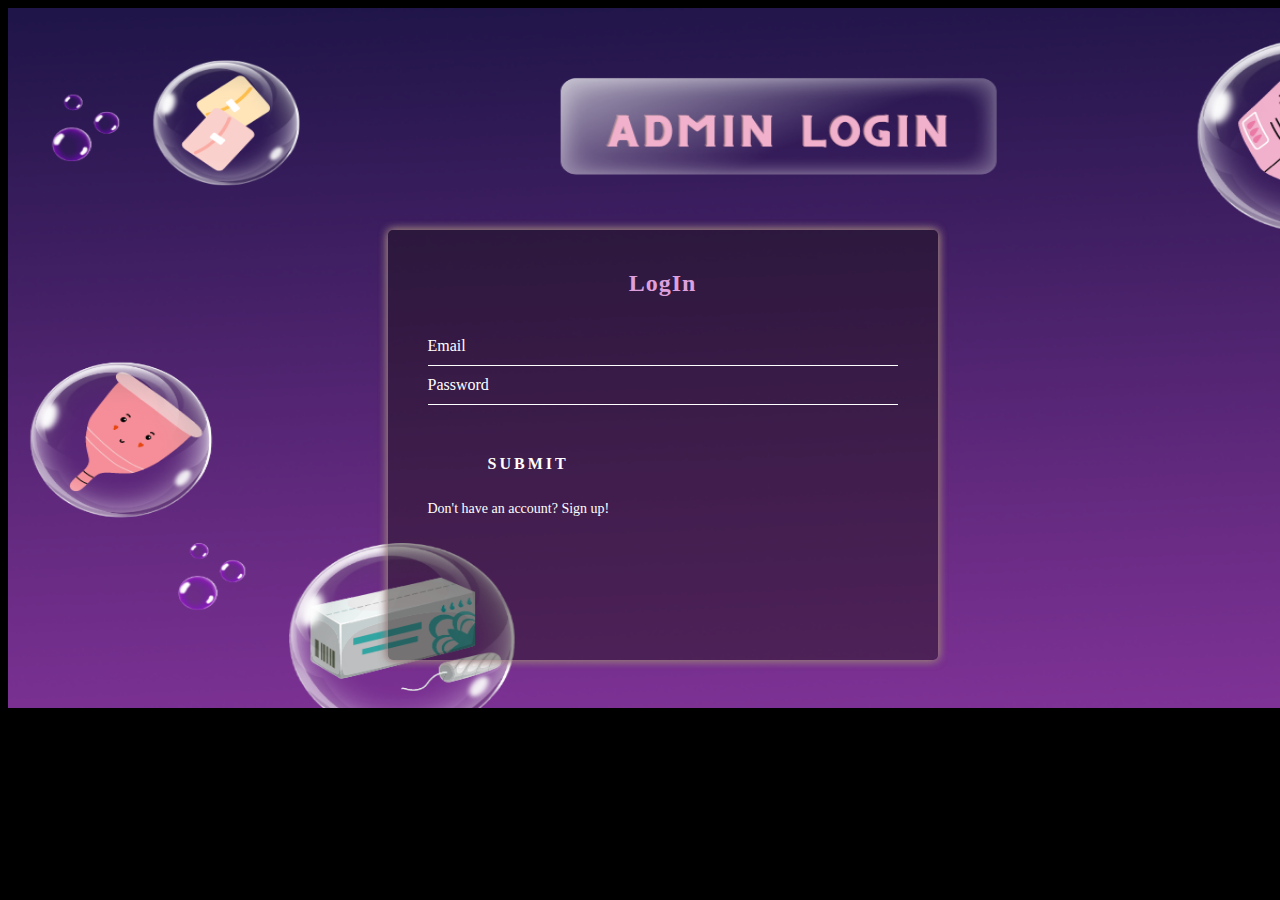
<file: img/admin.html>
<!DOCTYPE html>
<html lang="en">
<head>
    <meta charset="UTF-8">
    <meta http-equiv="X-UA-Compatible" content="IE=edge">
    <meta name="viewport" content="width=device-width, initial-scale=1.0">
    <title>Document</title>
    <body>
      <img style="width:1460px" height="700px" src="x2.png">
	<div class="login-box">
  </div>
  <div class="login-box">
    <p>LogIn</p>
    <form>
      <div class="user-box">
        <input required="" name="" type="text">
        <label>Email</label>
      </div>
      <div class="user-box">
        <input required="" name="" type="password">
        <label>Password</label>
      </div>
      <a href="#">
        <span></span>
        <span></span>
        <span></span>
        <span></span>
       <a href="http://127.0.0.1:5500/img/admin1.html" target="_blank">Submit</a> 
      </a> 
    </form>
    <p>Don't have an account? <a href="" class="sign">Sign up!</a></p>
  </div>
        <style>
          * {
	box-sizing: border-box;
}
body {
	font-family: poppins;
	font-size: 16px;
	color: #fff;
    
}
.login-box {
	background-color:rgba(26, 18, 18, 0.247);
	margin: auto auto;
	padding: 40px;
	border-radius: 5px;
	box-shadow: 0 0 10px #967b7b;
	position: absolute;
  margin-top:130px ;
	top:100px;
	bottom: 0;
	left:45px;
	right: 0;
	width: 550px;
	height: 430px;
}


.login-box p:first-child {
  margin: 0 0 30px;
  padding: 0;
  color:plum;
  text-align: center;
  font-size: 1.5rem;
  font-weight: bold;
  letter-spacing: 1px;
}

.login-box .user-box {
  position: relative;
}

.login-box .user-box input {
  width: 100%;
  padding: 10px 0;
  font-size: 16px;
  color:#fff
  margin-bottom: 30px;
  border: none;
  border-bottom: 1px solid #fff;
  outline: none;
  background: transparent;
}

.login-box .user-box label {
  position: absolute;
  top: 0;
  left: 0;
  padding: 10px 0;
  font-size: 16px;
  color: #fff
  pointer-events: none;
  transition: .5s;
}

.login-box .user-box input:focus ~ label,
.login-box .user-box input:valid ~ label {
  top: -20px;
  left: 0;
  color:#fff;
  font-size: 12px;
}

.login-box form a {
  position: relative;
  display: inline-block;
  padding: 10px 20px;
  font-weight: bold;
  color: #fff;
  font-size: 16px;
  text-decoration: none;
  text-transform: uppercase;
  overflow: hidden;
  transition: .5s;
  margin-top: 40px;
  letter-spacing: 3px
}

.login-box a:hover {
  background:#9152aa;
  color: #272727;
  border-radius: 5px;
}

.login-box a span {
  position: absolute;
  display: block;
}


.login-box p:last-child {
  color:#fff;
  font-size: 14px;
}

.login-box a.sign{
  color:#fff;
  text-decoration: none;
}

.login-box a.sign:hover {
  background: transparent;
  color: rgb(255, 0, 234);
  border-radius: 5px;
}
body{
  background-color: black;
}
        </style>
  
    
</body>
</head>
</html>
</file>
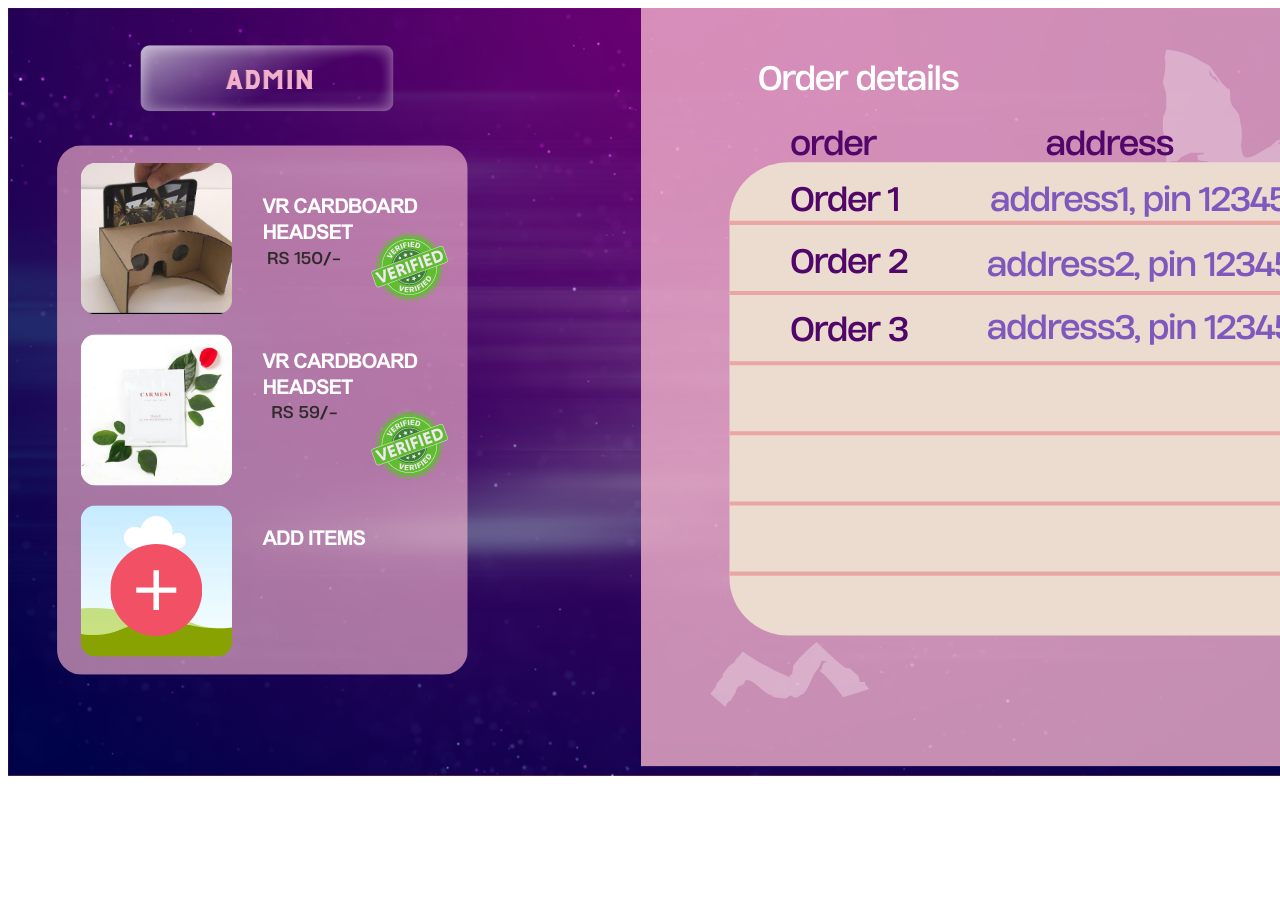
<file: img/admin1.html>
<!DOCTYPE html>
<html lang="en">
<head>
    <meta charset="UTF-8">
    <meta http-equiv="X-UA-Compatible" content="IE=edge">
    <meta name="viewport" content="width=device-width, initial-scale=1.0">
    <title>Document</title>
</head>
   <img src="x3.png">
</body>
</html>
</file>
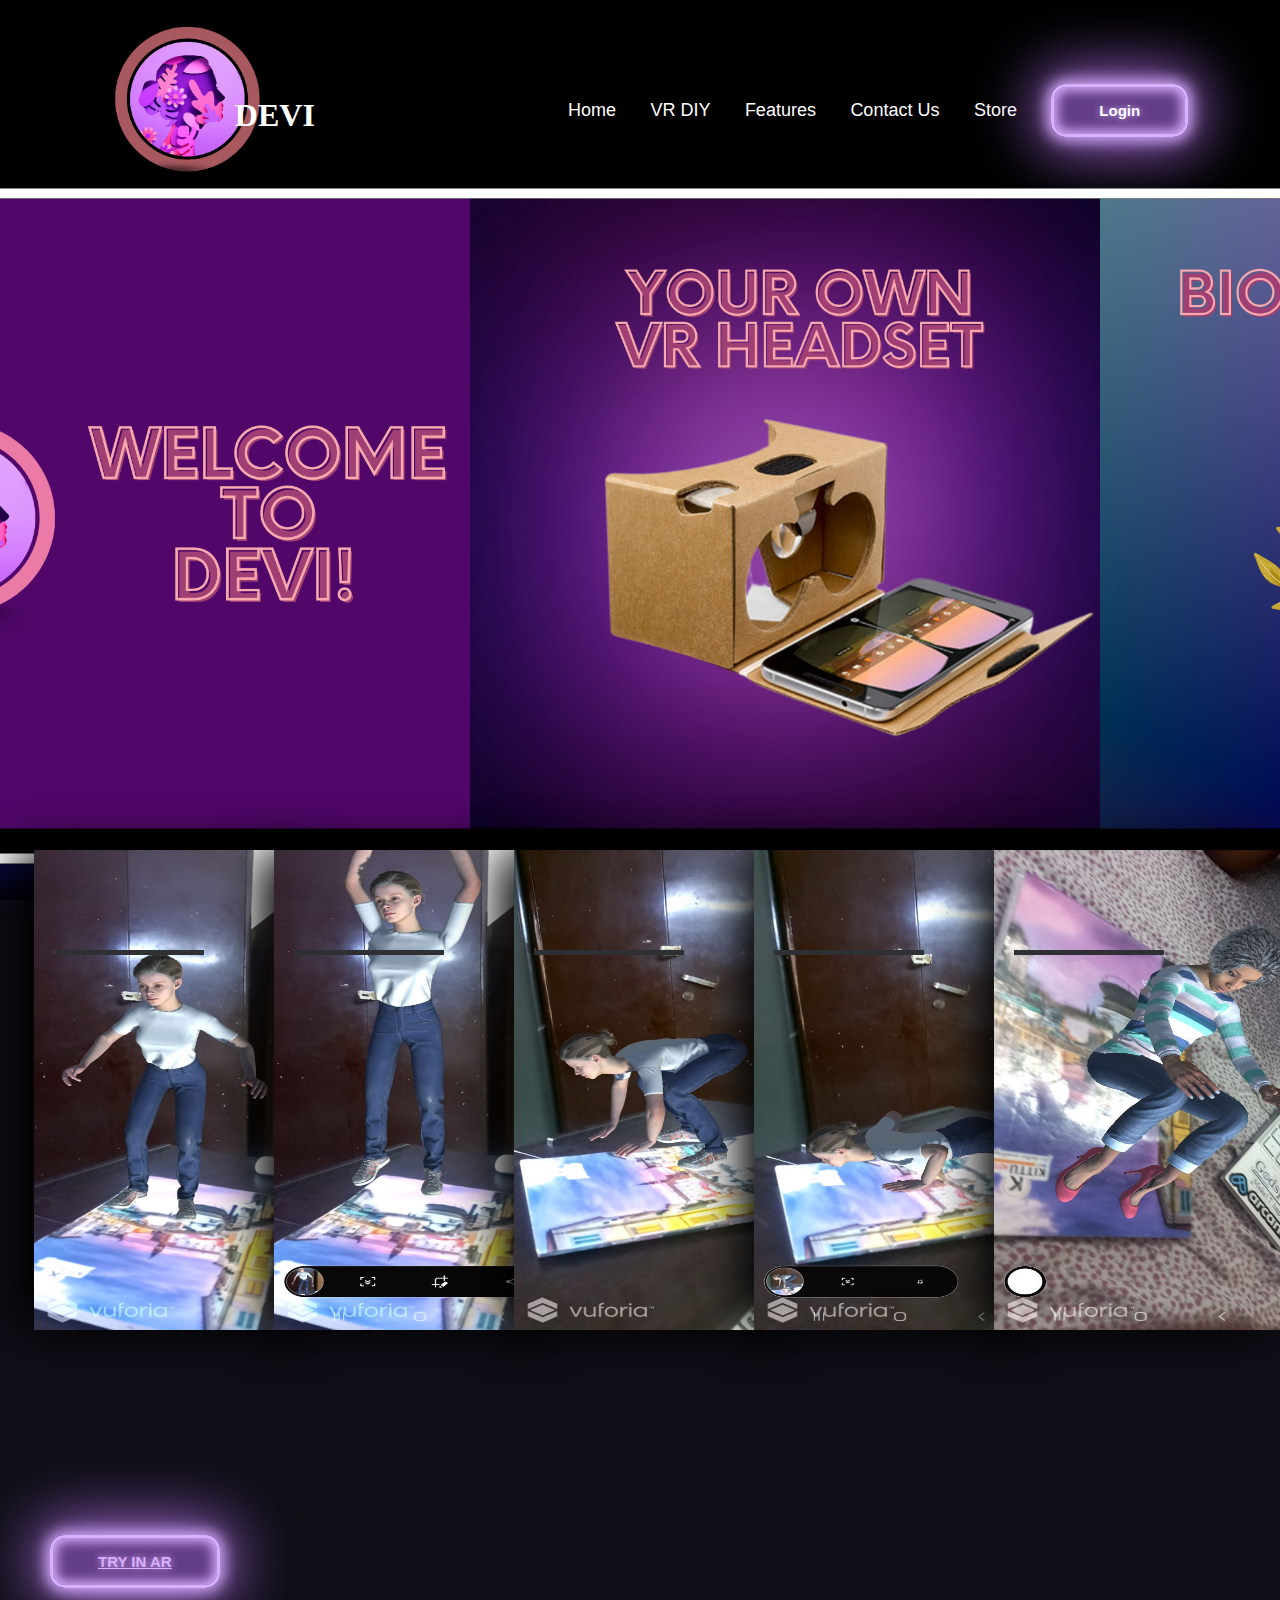
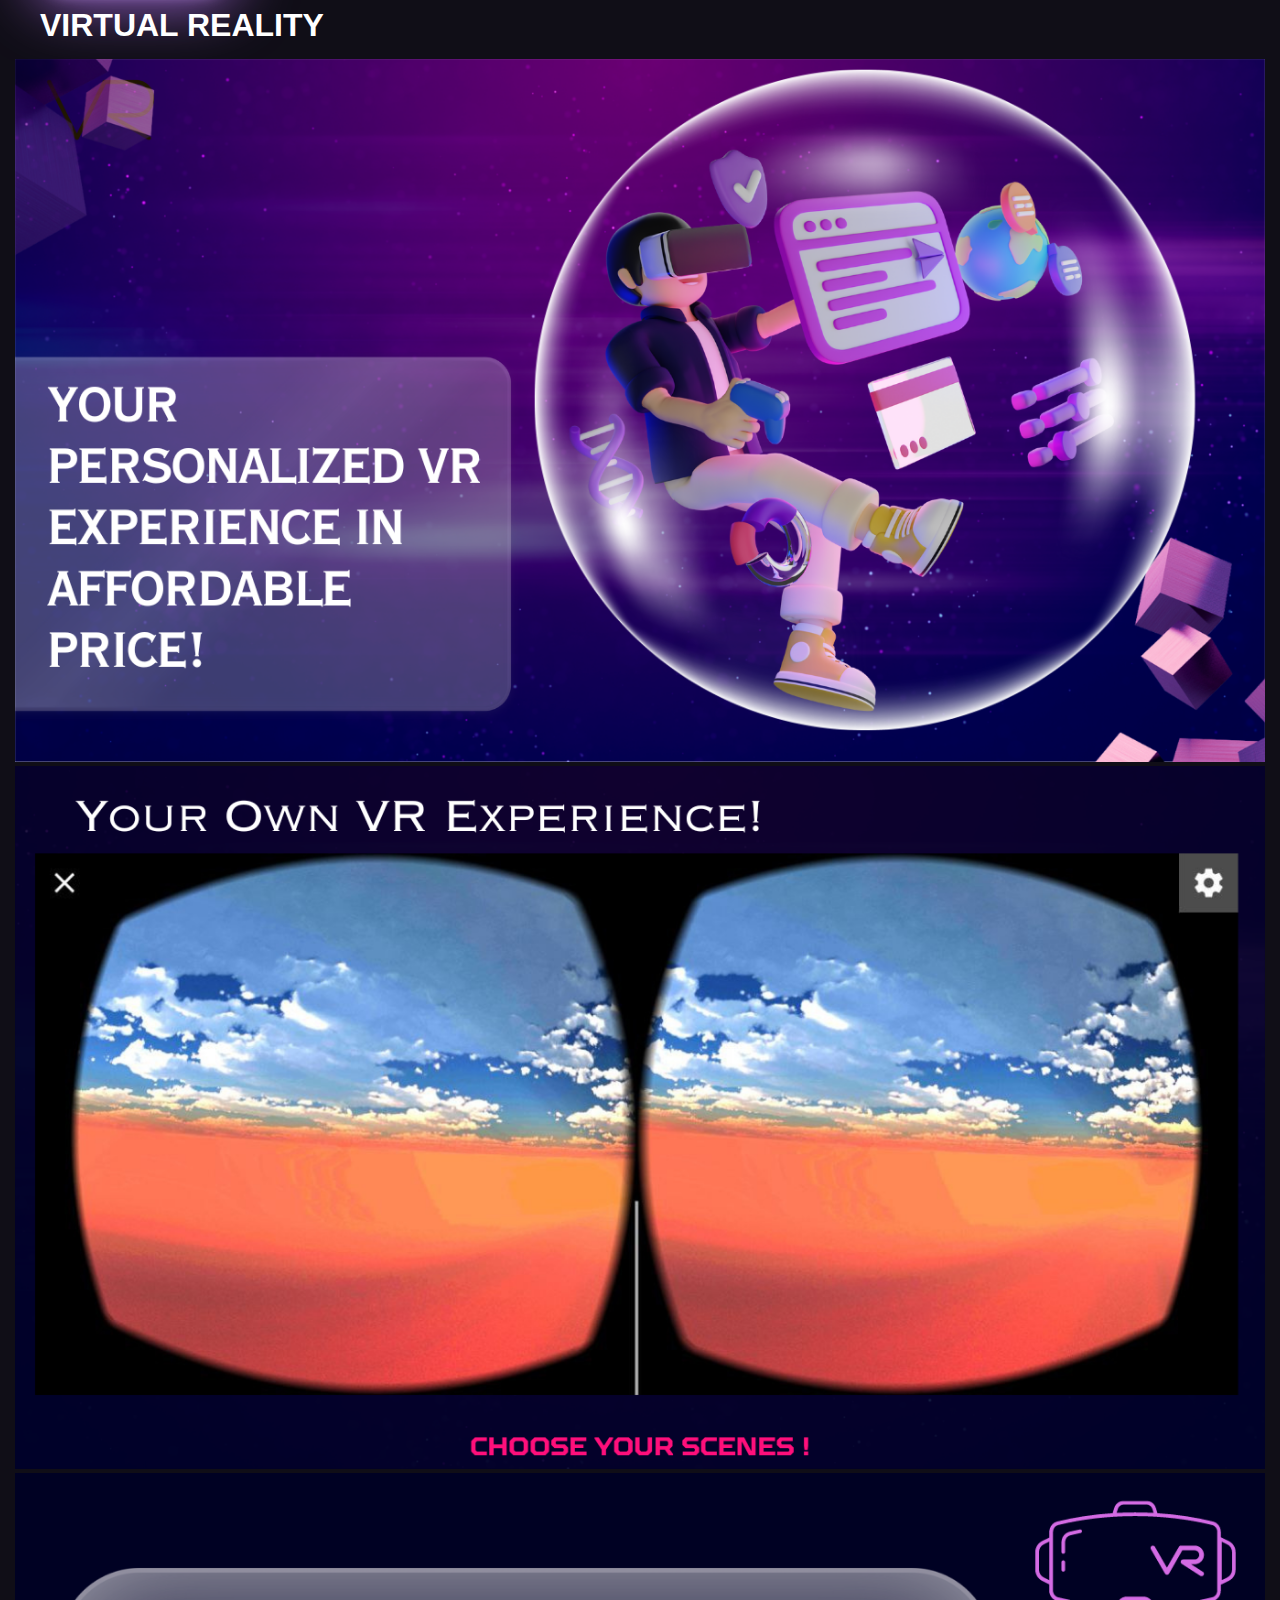
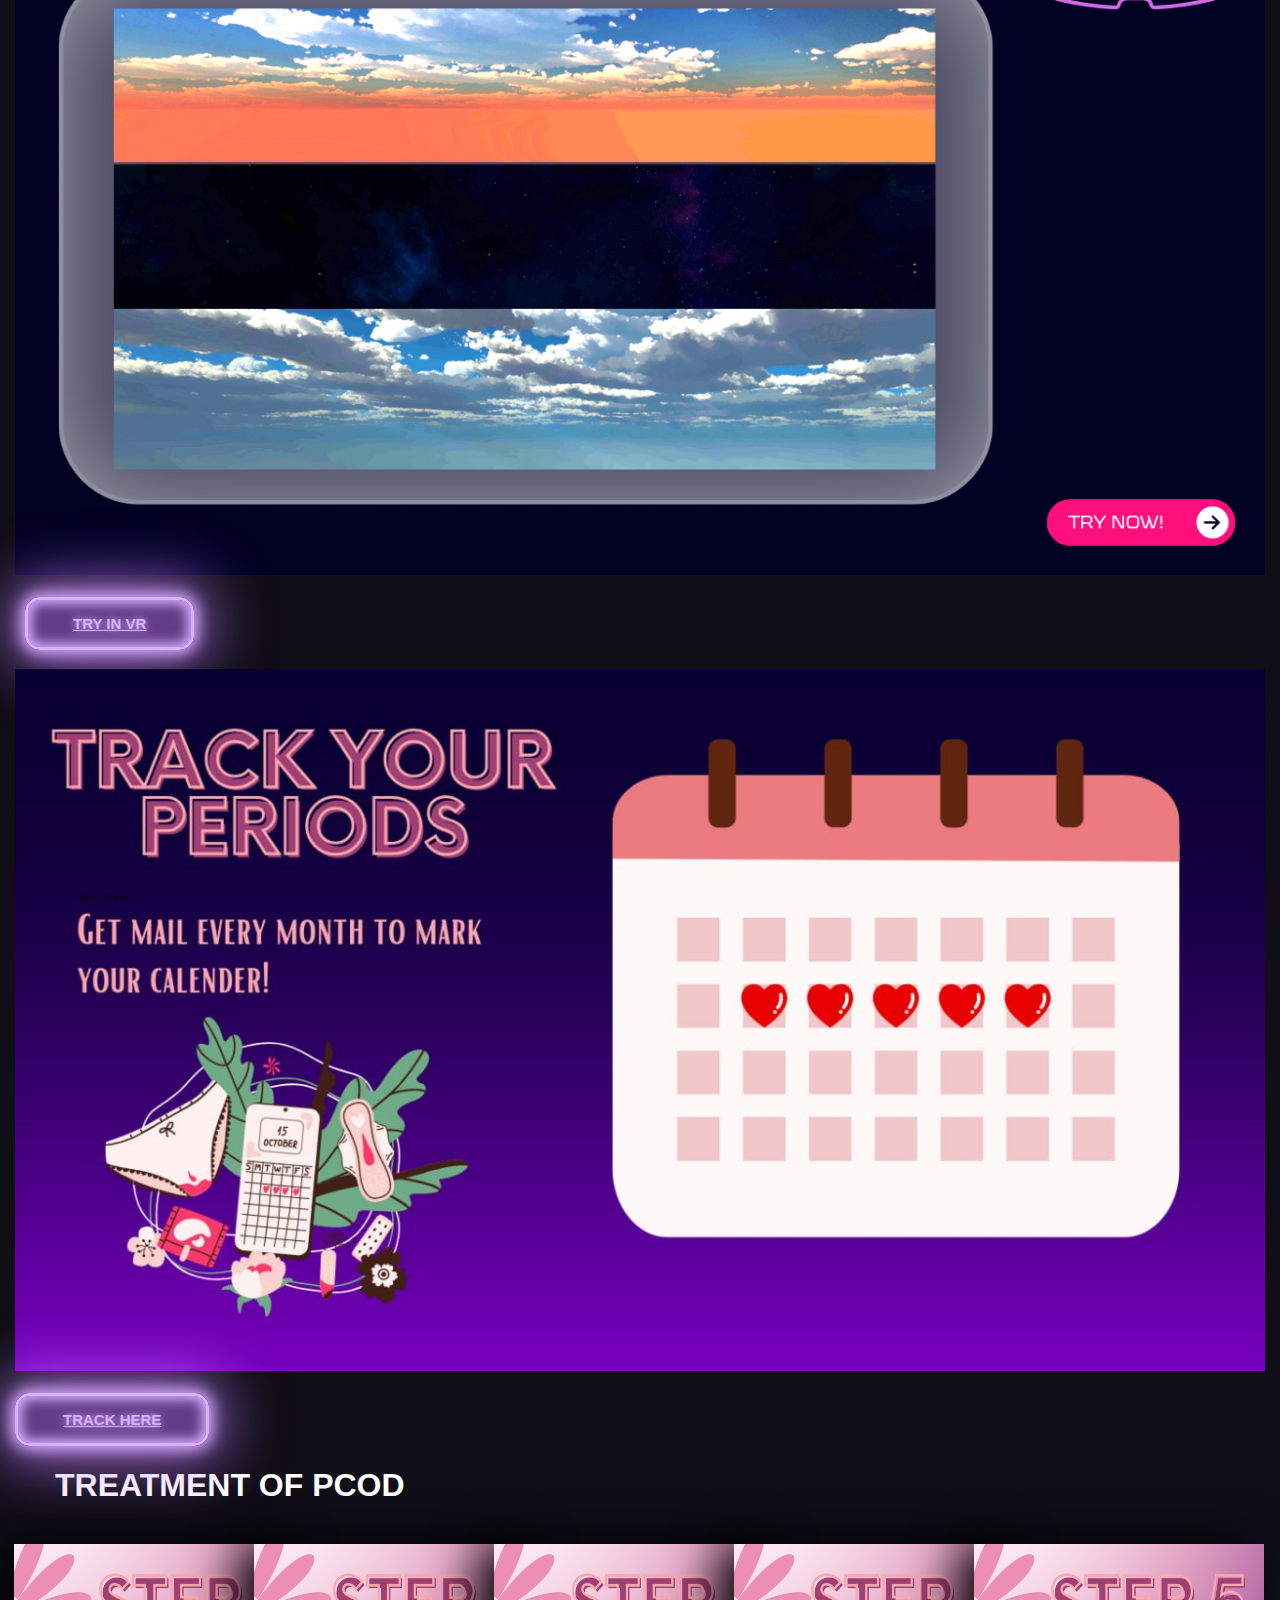
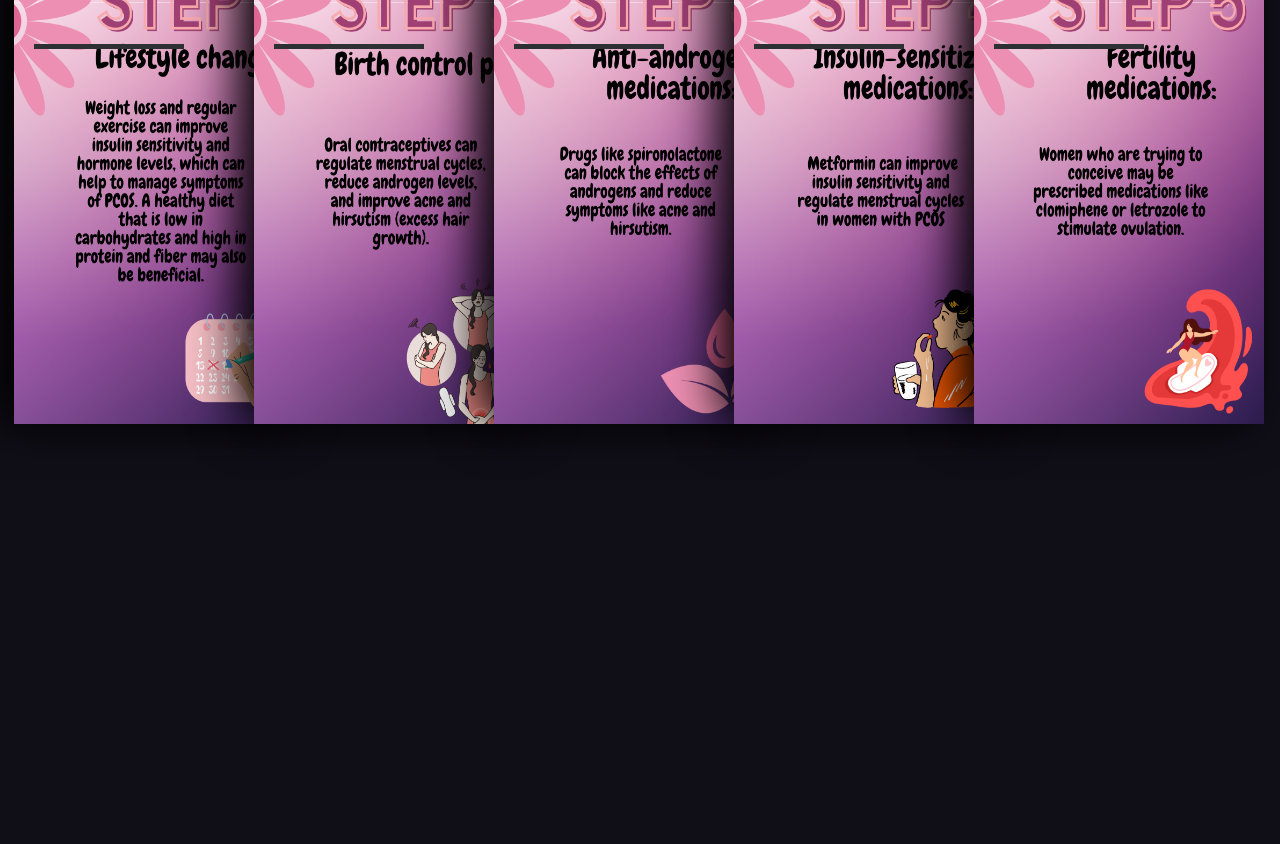
<file: img/home.html>
<!DOCTYPE html>
<html lang="en">
<head>
    <meta charset="UTF-8">
    <meta http-equiv="X-UA-Compatible" content="IE=edge">
    <meta name="viewport" content="width=device-width, initial-scale=1.0">
    <link rel="stylesheet" href="home.css">
    
    <title>Header bar</title>
</head>
<body>
     
    <div class='header'>
        <nav>
           
            <img src="bg2.jpg" class="logo">
             <div class="name">DEVI</div>
            
           
            <ul class="nav-links">
                <li><a href="">Home</a></li>
                <li><a href="http://127.0.0.1:5500/img/tutorial_final.html">VR DIY </a></li>
                <li><a href="">Features</a></li>
                <li><a href="">Contact Us</a></li>
                <li><a href="http://127.0.0.1:5500/img/user.html" target="_blank">Store</a></li>
                <li><a class="btn" href="http://127.0.0.1:5500/img/signup.html" target="_blank">Login</a></li>

                  
                    <!-- <button onclick= "location.href= 'http://127.0.0.1:5500/img/signup.html'" >Login</button>
                  <li class="btn" >Login</li> -->
              
               
         
            </ul>
        </nav>
        <script>
          
        </script>
        </div>
        <div class="container">
            <div class="wrapper">
                <img src="Diva (4000 × 2000 px) (1).png">
                <img src="12.png">
                <img src="13.png">
                <img src="14.png">
                <img src="15.png">
                <img src="16.png">
                <img src="17.png">
                <img src="9.png">
                <img src="10.png">

            </div>
        </div>
        
    </div>
    <div class="aug">
      <link rel="stylesheet" href="home.css">
    <h1>AUGMENTED REALITY</h1>
  </div>
   <!-- CODE FOR CARD -->
    <div class="content">
        <link rel="stylesheet" href="card.css">
        <div class="step">
          <img src="51.jpg" class="card__image" alt="" />
         
          <div class="bar">
            <div class="emptybar"></div>
            <div class="filledbar"></div>
            
          </div>
        </div>
  
        
        <div class="step">
          <img src="52.jpg" class="card__image" alt="" />
          
          <div class="bar">
            <div class="emptybar"></div>
            <div class="filledbar"></div>
          </div>
        </div>
         
        <div class="step">
          <img src="53.jpg" class="card__image" alt="" />
         
          <div class="bar">
            <div class="emptybar"></div>
            <div class="filledbar"></div>
          </div>
        </div>
          
        <div class="step">
            <img src="54.jpg" class="card__image" alt="" />
           
            <div class="bar">
              <div class="emptybar"></div>
              <div class="filledbar"></div>
            </div>
          </div>
            
        <div class="step">
          <img src="55.jpg" class="card__image" alt="" />
         
          <div class="bar">
            <div class="emptybar"></div>
            <div class="filledbar"></div>
          </div>
        </div>
       
          </div>
        </div>
      </div>
        <br>
      <div class="vir">
        <link rel="stylesheet" href="card.css">
        <br>
              
<!-- <button class="tar" onclick="document.location='https://drive.google.com/drive/folders/103MUGaqLvac7ounK4yrj-NVdIfFKcEbh?usp=sharing'">TRY IN AR</button> -->
<a class="tar" href="https://drive.google.com/drive/folders/103MUGaqLvac7ounK4yrj-NVdIfFKcEbh?usp=sharing" target="_blank">TRY IN AR</a></li>

 <br><br><br>    
      
      <h1>VIRTUAL REALITY</h1>
    
    </div>
    <div class="virtual">
      <img src="1.png">
      <img src="2.png">
      <img src="3.png">
      <br>
      <br><br>
      <!-- <button class="btnvr">
        Try in VR
    </button> -->
    
   <!-- <button class="btnvr" onclick="document.location='https://drive.google.com/drive/folders/1a-4Y9cnZEDavGoRwOgOjiYGudysQS1BB?usp=sharing'">TRY IN VR</button> -->
   <a class="btnvr" href="https://drive.google.com/drive/folders/1a-4Y9cnZEDavGoRwOgOjiYGudysQS1BB?usp=sharing" target="_blank">TRY IN VR</a></li>
    <div >
     <br><br>
      <img src="21.jpg">
      <br>
      <br><br>
      <a class="btn3" href="http://127.0.0.1:5500/img/tracker.html" target="_blank">TRACK HERE</a>
      <!-- <button class="btn3"  onclick="document.location='http://127.0.0.1:5500/img/tracker.html'">TRACK HERE</button> -->
    </div>
<br>
  <div class="pcod">
    <link rel="stylesheet" href="card.css">
    <h1>TREATMENT OF PCOD</h1>
  </div>


    <div class="treatment">
      <link rel="stylesheet" href="card.css">
    
      <div class="step">
        <img src="91.png" class="card__image" alt="" />
       
        <div class="bar">
          <div class="emptybar"></div>
          <div class="filledbar"></div>
          
        </div>
      </div>

      
      <div class="step">
        <img src="92.png" class="card__image" alt="" />
        
        <div class="bar">
          <div class="emptybar"></div>
          <div class="filledbar"></div>
        </div>
      </div>
       
      <div class="step">
        <img src="93.png" class="card__image" alt="" />
       
        <div class="bar">
          <div class="emptybar"></div>
          <div class="filledbar"></div>
        </div>
      </div>
        
      <div class="step">
          <img src="94.png" class="card__image" alt="" />
         
          <div class="bar">
            <div class="emptybar"></div>
            <div class="filledbar"></div>
          </div>
        </div>
          
      <div class="step">
        <img src="95.png" class="card__image" alt="" />
       
        <div class="bar">
          <div class="emptybar"></div>
          <div class="filledbar"></div>
        </div>
      </div>
     
        </div>
      </div>
    </div>
</body>
    </html>
</file>
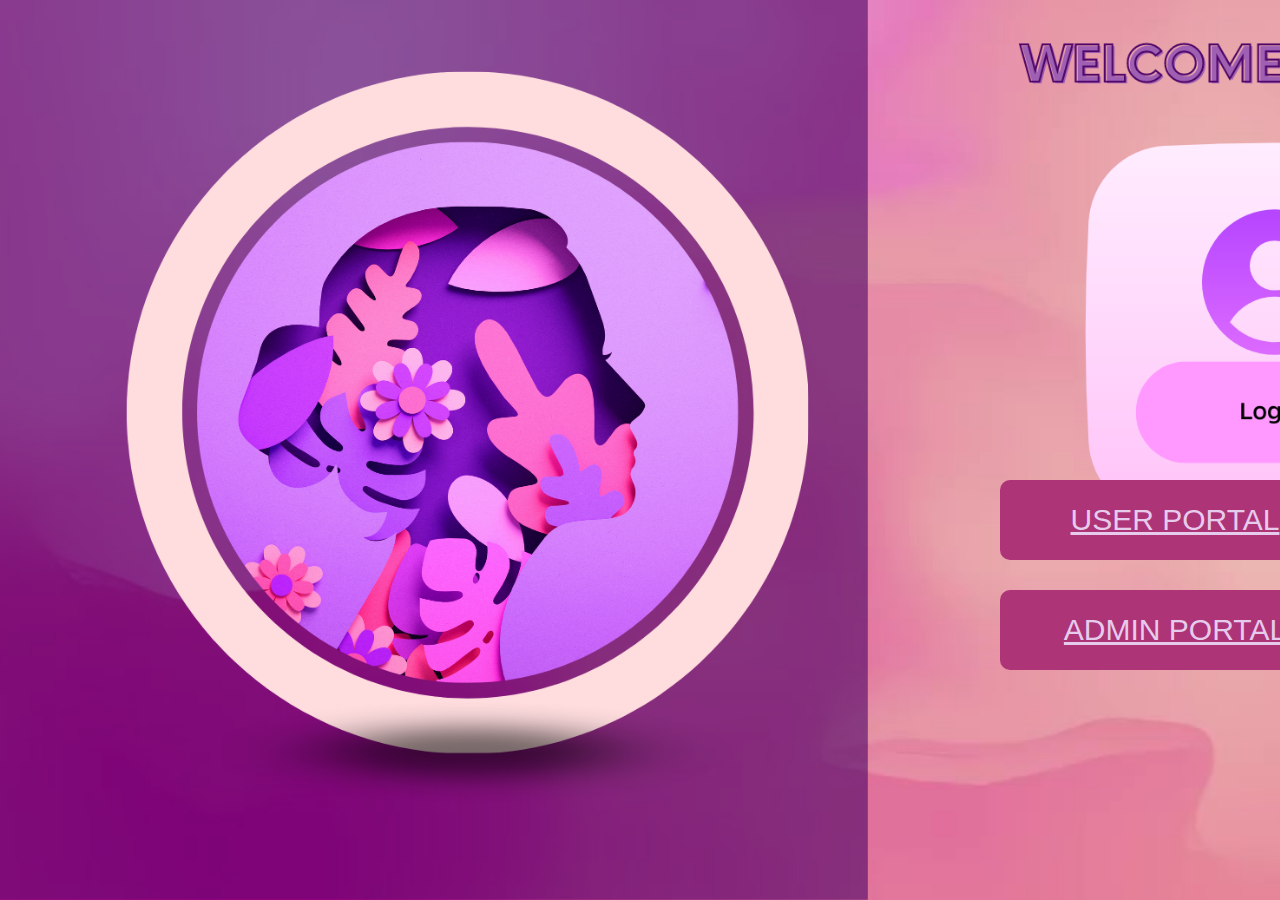
<file: img/signup.html>
<!DOCTYPE html>
<html lang="en">
<head>
    <meta charset="UTF-8">
    <meta http-equiv="X-UA-Compatible" content="IE=edge">
    <meta name="viewport" content="width=device-width, initial-scale=1.0">
    <link rel="stylesheet" href="home.css">
    <title>Document</title>
    <a class="us" href="http://127.0.0.1:5500/img/userportal.html" target="_blank">USER PORTAL</a></li>
    <a class="ad" href="http://127.0.0.1:5500/img/admin.html" target="_blank">ADMIN PORTAL</a></li>
</head>
<body>
  <!-- <img width:1000 src="WELCOME TO.png"> -->
    <style>
          body{
            /* background:#ecb657; */
            height:200px;
            width:100%;
           background-image: url("WELCOME TO.png");
            background-attachment: fixed;
  background-size: cover;
            background-image: no-repeat;
            margin-left: 100px;
        }
        .us{
          margin-left: 900px;
          margin-top: 480px;
          left:200px;
          right:10px;
          top: 200px;
          align:center;
          display: flex;
          flex-direction: column;
          gap: 15px;
          background-color: #ad3477;
          display: flex;
          font-family: 'Lucida Sans', 'Lucida Sans Regular', 'Lucida Grande', 'Lucida Sans Unicode', Geneva, Verdana, sans-serif;
          align-items: center;
   justify-content: center; 
  /* flex-direction: column; */
  text-align: center; 
   font-family: 'DM Serif Display', serif;
font-family: 'Foldit', cursive;
font-family: 'Poppins', sans-serif; 
  font-size: 30px;
  font-style:foldit;
  height: 80px;
  width: 350px;
  border-radius: 10px;
  color: rgb(231, 203, 237);
  cursor: pointer;
  transition: 400ms;
}
.us:hover {
  transform: scale(1.2, 1.2);
}
.us:hover > .us:not(:hover) {
  filter: blur(10px);
  transform: scale(0.9, 0.9);
          
        }
        .ad{
          margin-left:900px;
          margin-top: 30px;
          /* left:0px;
          right:0px;
          top: 0px; */
          /* align:right; */
          display: flex;
          flex-direction: column;
          gap: 15px;
          background-color: #ad3477;
          display: flex;
  align-items: center;
  justify-content: center;
  flex-direction: column;
  text-align: center;
  font-family: 'DM Serif Display', serif;
font-family: 'Foldit', cursive;
font-family: 'Poppins', sans-serif; 
  font-size: 30px;
  font-style:foldit;
  height: 80px;
  width: 350px;
  border-radius: 10px;
  color:  rgb(231, 203, 237);
  cursor: pointer;
  transition: 400ms;
        }
        .ad:hover {
  transform: scale(1.2, 1.2);
}

.ad:hover > .ad:not(:hover) {
  filter: blur(50px);
  transform: scale(0.9, 0.9);
        </style>
        </body>
        </html>
</file>
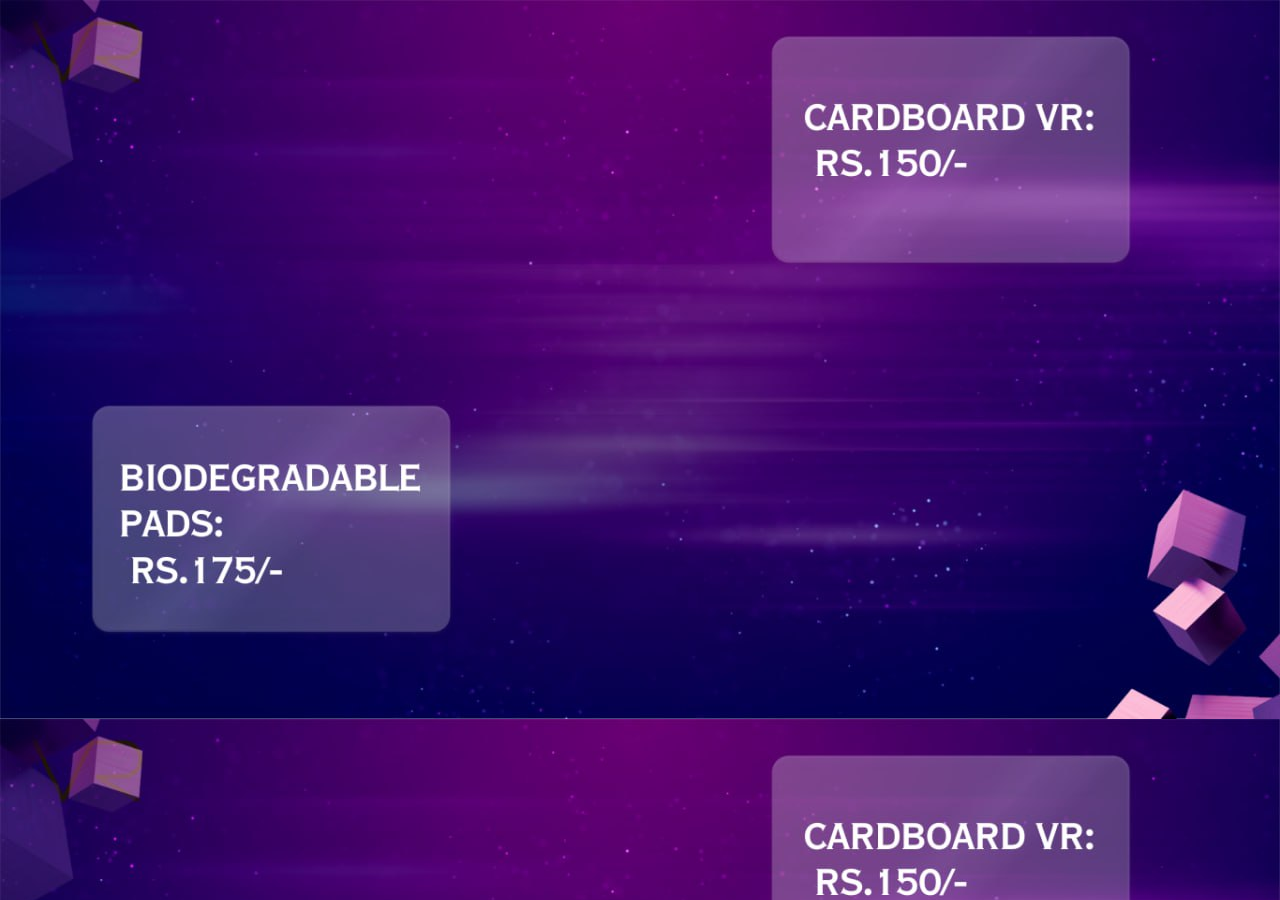
<file: img/store.html>
<!DOCTYPE html>
<html lang="en">
<head>
    <meta charset="UTF-8">
    <meta http-equiv="X-UA-Compatible" content="IE=edge">
    <meta name="viewport" content="width=device-width, initial-scale=1.0">
    <title>Document</title>
</head>
<body>
    <style>
           body{

            height:50px;
            width:100%;
            background-image: url("book.jpg") ;
            background-image: no-repeat;
        }
</file>
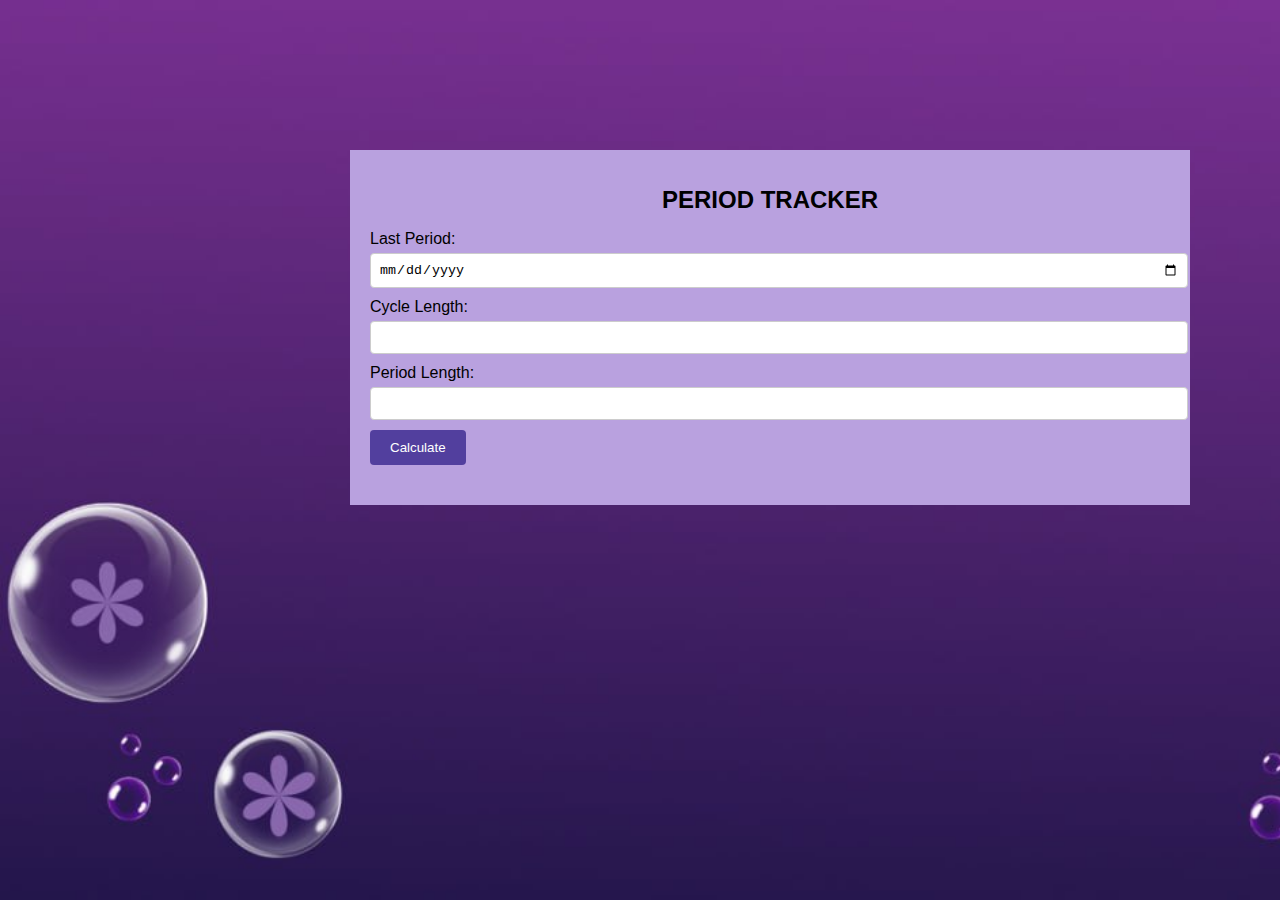
<file: img/tracker.html>
<!DOCTYPE html>
<html>
<head>
  <title>PERIOD TRACKER</title>
  <style>
    /* CSS styling */
    body {
      font-family: Arial, sans-serif;
      background-color: #8c4090; /* Purple-pink background color */
      background-image: url('T.jpg');
      height:200px;
            width:100%;
          
            background-attachment: fixed;
  background-size: cover;
            background-image: no-repeat;
            margin-left: 100px;
        
    }

    .container {
    margin-top: 150px;
    margin-left: 250px; ;
      max-width: 800px;
      /* margin: 0 auto; */
      padding: 20px;
      background-color: #b9a1df;
    }

    h1 {
      text-align: center;
      font-size: 24px;
      color: black; /* Pink header color */
    }

    label {
      display: block;
      margin-bottom: 5px;
    }

    input[type="text"], input[type="date"], input[type="number"] {
      width: 100%;
      padding: 8px;
      margin-bottom: 10px;
      border: 1px solid #cccccc;
      border-radius: 4px;
    }

    button {
      padding: 10px 20px;
      background-color: #523f9e; /* Pink button background color */
      color: #fff;
      border: none;
      border-radius: 4px;
      cursor: pointer;
    }

    .result {
      margin-top: 20px;
      font-weight: bold;
    }
  </style>
</head>
<body>
  <div class="container">
    <h1>PERIOD TRACKER</h1>
    <form id="periodForm">
      <label for="lastPeriod">Last Period:</label>
      <input type="date" id="lastPeriod">

      <label for="cycleLength">Cycle Length:</label>
      <input type="number" id="cycleLength">

      <label for="periodLength">Period Length:</label>
      <input type="number" id="periodLength">

      <button type="submit">Calculate</button>
    </form>

    <div class="result" id="result"></div>
  </div>

  <!-- Calendar UI placeholder -->
  <div id="calendarContainer"></div>

  <!-- Login page placeholder -->
  <div id="loginContainer"></div>

  <script>
    // Function to handle form submission
    function handleFormSubmit(event) {
      event.preventDefault();

      var lastPeriodDate = new Date(document.getElementById('lastPeriod').value);
      var cycleLength = parseInt(document.getElementById('cycleLength').value);
      var periodLength = parseInt(document.getElementById('periodLength').value);

      if (!isNaN(lastPeriodDate) && !isNaN(cycleLength) && !isNaN(periodLength)) {
        // Calculate next period date
        var nextPeriodDate = new Date(lastPeriodDate);
        nextPeriodDate.setDate(nextPeriodDate.getDate() + cycleLength);

        // Calculate ovulation date (example, not accurate)
        var ovulationDate = new Date(lastPeriodDate);
        ovulationDate.setDate(ovulationDate.getDate() + cycleLength - 14);

        // Calculate time left for ovulation (example, not accurate)
        var timeLeftForOvulation = ovulationDate.getTime() - Date.now();
        var daysLeftForOvulation = Math.ceil(timeLeftForOvulation / (1000 * 3600 * 24));

        // Update result display
        var resultElement = document.getElementById('result');
        resultElement.innerHTML = "Next period: " + nextPeriodDate.toDateString() +
          "<br>Chance of pregnancy: 50%" +
          "<br>Time left for ovulation: " + daysLeftForOvulation + " days";
      }
    }

    // Add event listener to the form
    var formElement = document.getElementById('periodForm');
    formElement.addEventListener('submit', handleFormSubmit);
  </script>
</body>
</html>
</file>
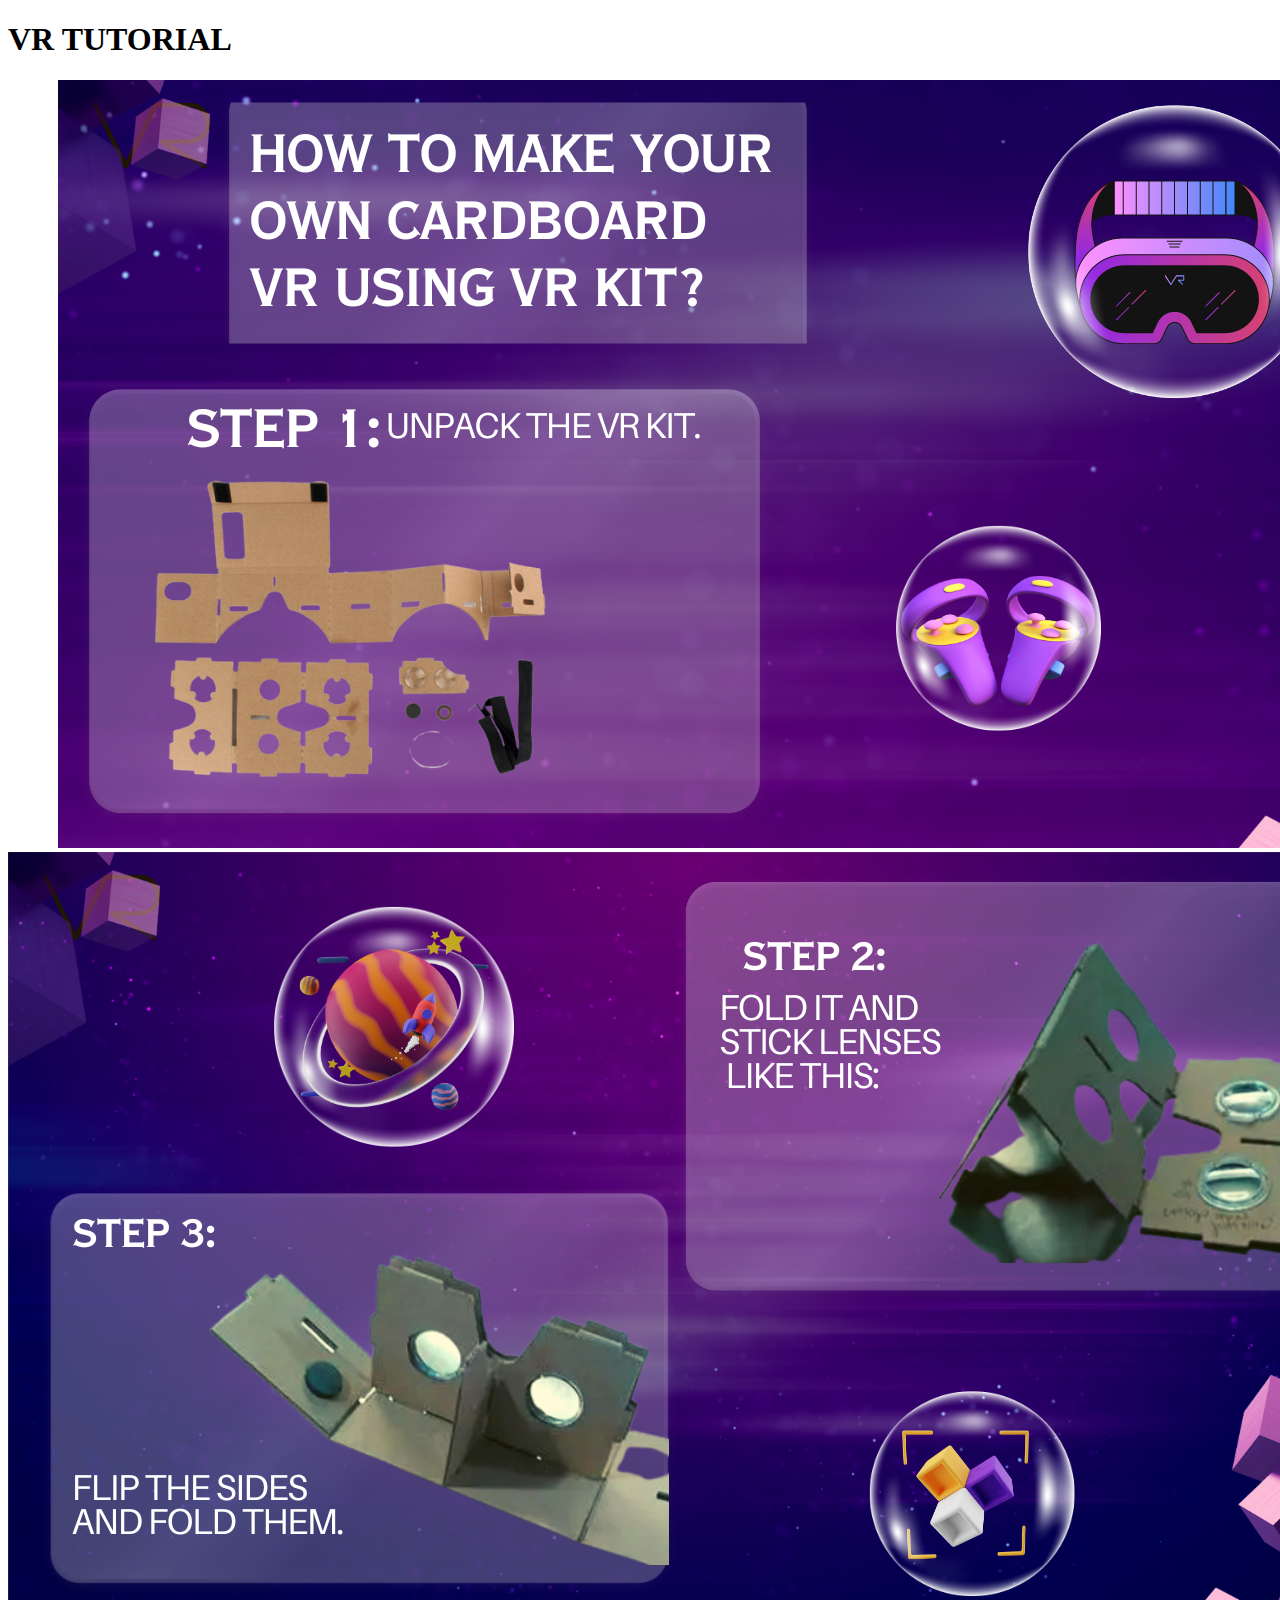
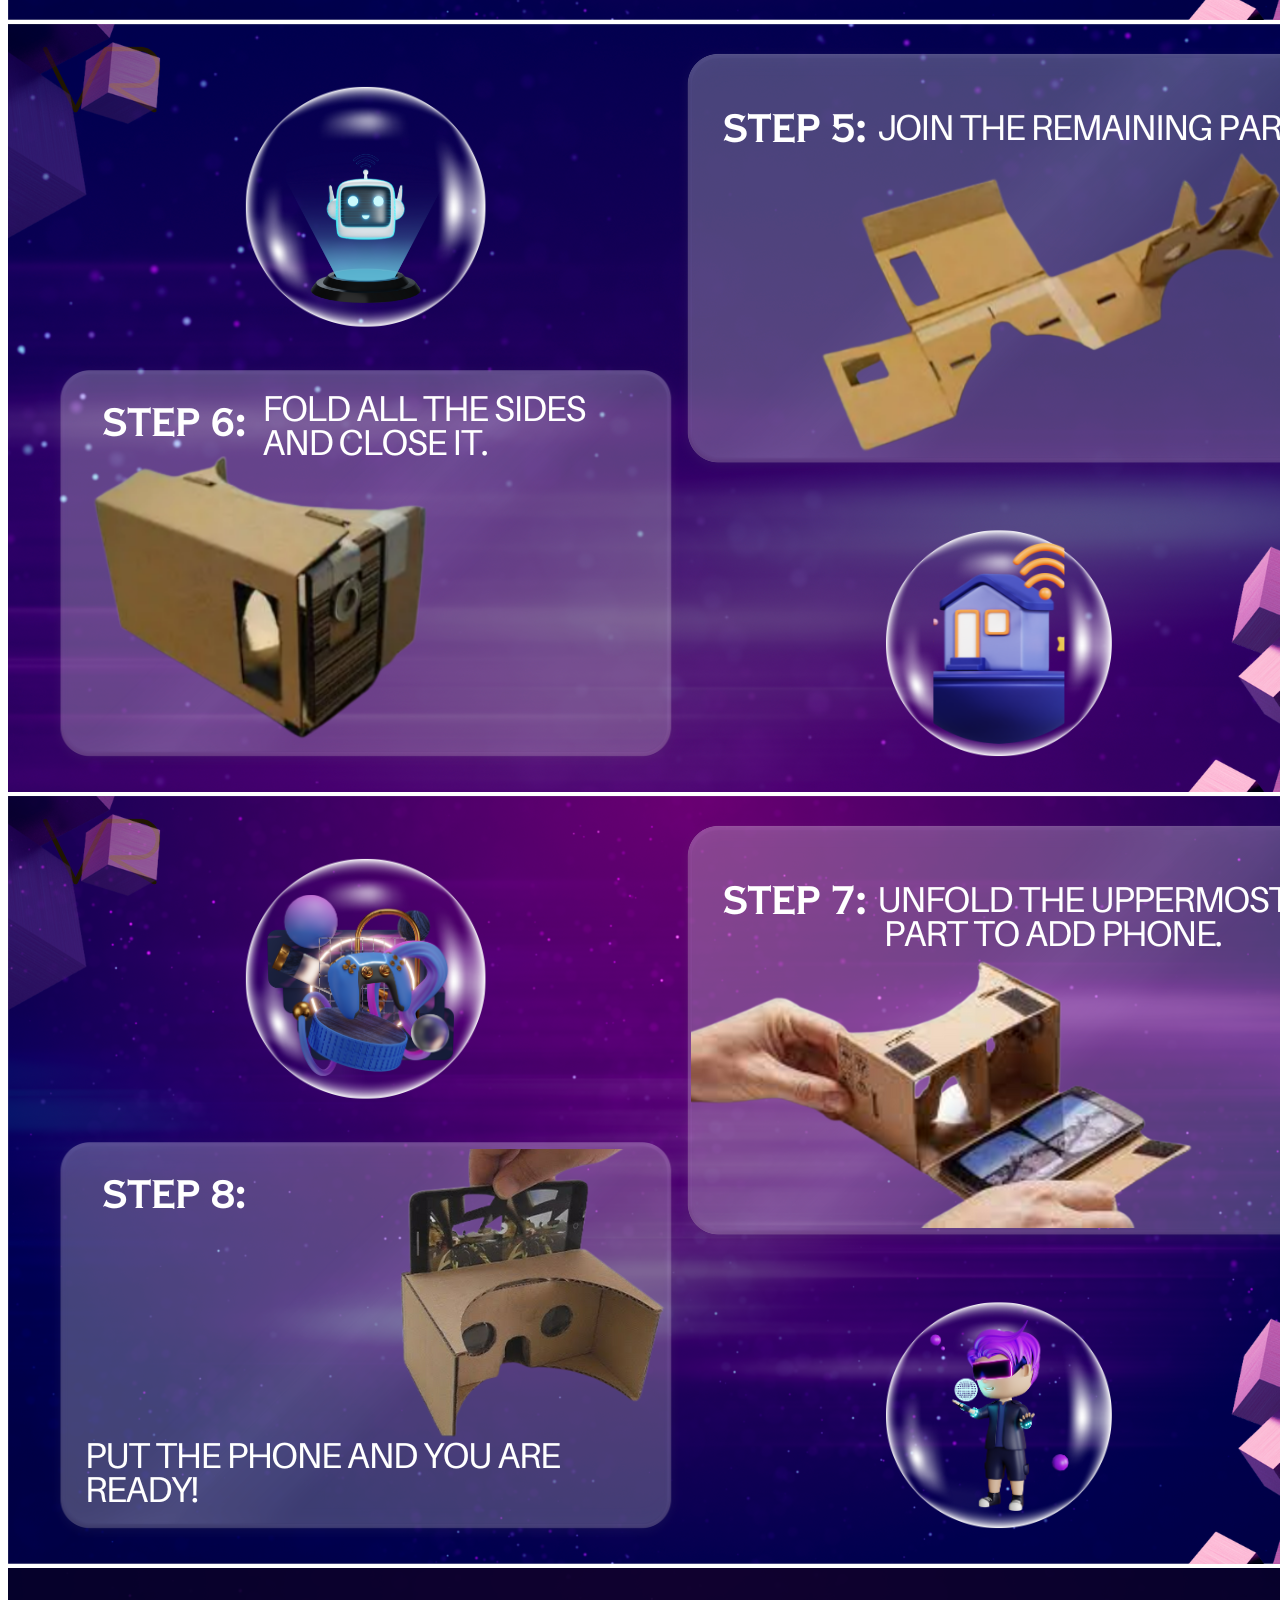
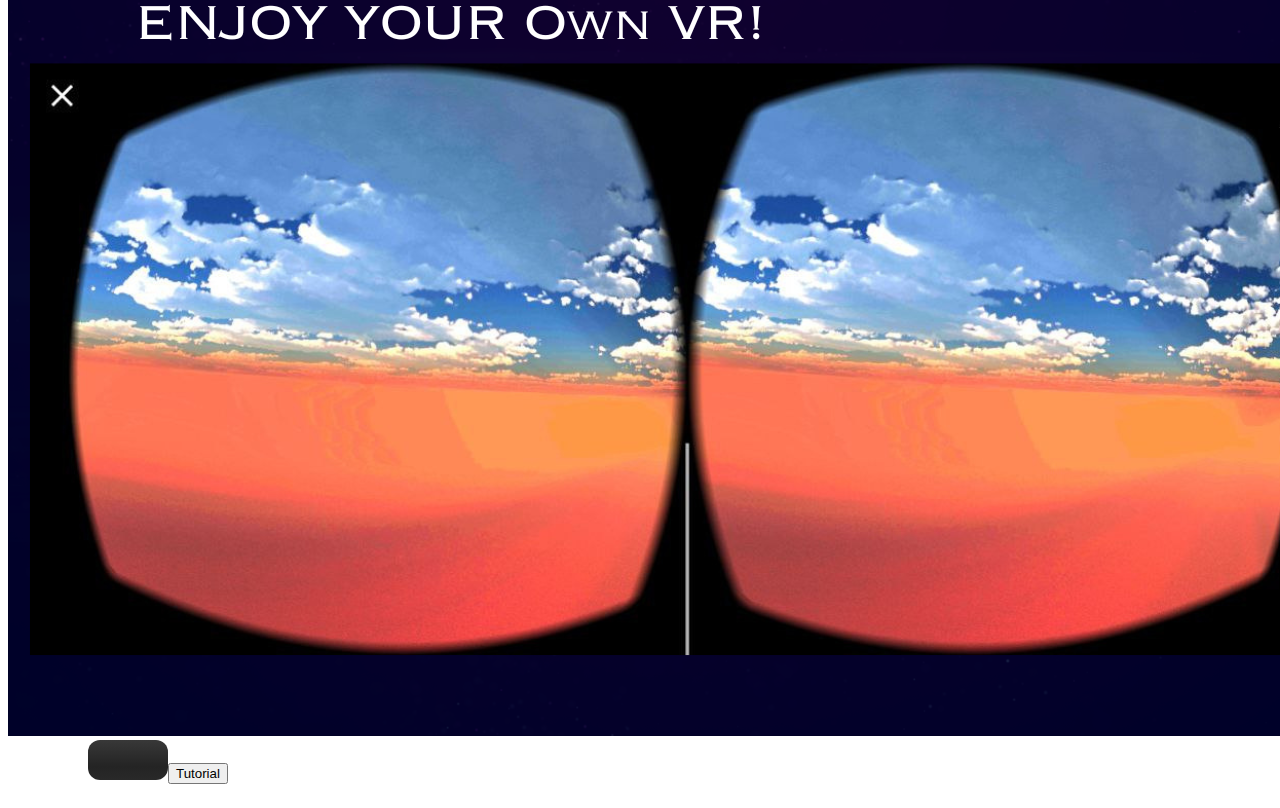
<file: img/tutorial_final.html>
<!DOCTYPE html>
<html lang="en">
<head>
    <meta charset="UTF-8">
    <meta http-equiv="X-UA-Compatible" content="IE=edge">
    <meta name="viewport" content="width=device-width, initial-scale=1.0">
    <title>VR TUTORIAL</title>
</head>
<h1>VR TUTORIAL</h1>
<div class="tut">
    <img src="33.png" >
    <img src="34.png" >
    <img src="35.png" >
    <img src="36.png" >
    <img src="37.png" >
    
</div>
<button class="btn">
<button onclick="document.location='https://youtu.be/8qNmRi-gNqE'">Tutorial</button></button>
    <!-- <div class="button-overlay"></div>
    <span>Tutorial <svg xmlns="http://www.w3.org/2000/svg" fill="none" viewBox="0 0 53 58" height="64" width="64">
  <path stroke-width="9" stroke="currentColor" d="M44.25 36.3612L17.25 51.9497C11.5833 55.2213 4.5 51.1318 4.50001 44.5885L4.50001 13.4115C4.50001 6.86824 11.5833 2.77868 17.25 6.05033L44.25 21.6388C49.9167 24.9104 49.9167 33.0896 44.25 36.3612Z"></path>
  </svg></span>
  </button> -->

  </script>
<body>
    <style>
        .tut{
            display: inline;
            position: relative;
            height:100px;
            padding: 50px;
        }
        .btn {
            margin-left: 80px;
            margin-bottom: 20px;
            height: 40px;
            width:80px;
  font-size: 17px;
  border-radius: 12px;
  background: linear-gradient(180deg, rgb(56, 56, 56) 0%, rgb(36, 36, 36) 66%, rgb(41, 41, 41) 100%);
  color: rgb(218, 218, 218);
  border: none;
  padding: 2px;
  font-weight: 700;
  cursor: pointer;
  position: relative;
  overflow: hidden;
}

.btn span {
  border-radius: 10px;
  padding: 0.8em 1.3em;
  padding-right: 1.2em;
  text-shadow: 0px 0px 20px #4b4b4b;
  width: 100%;
  display: flex;
  align-items: center;
  gap: 12px;
  color: inherit;
  transition: all 0.3s;
  background-color: rgb(29, 29, 29);
  background-image: radial-gradient(at 95% 89%, rgb(15, 15, 15) 0px, transparent 50%), radial-gradient(at 0% 100%, rgb(17, 17, 17) 0px, transparent 50%), radial-gradient(at 0% 0%, rgb(29, 29, 29) 0px, transparent 50%);
}

.btn:hover span {
  background-color: rgb(26, 25, 25);
}

.btn-overlay {
  position: absolute;
  inset: 0;
  pointer-events: none;
  background: repeating-conic-gradient(rgb(48, 47, 47) 0.0000001%, rgb(51, 51, 51) 0.000104%) 60% 60%/600% 600%;
  filter: opacity(10%) contrast(105%);
  -webkit-filter: opacity(10%) contrast(105%);
}

.btn svg {
  width: 15px;
  height: 15px;
}
    </style>
</body>
</html>
</file>
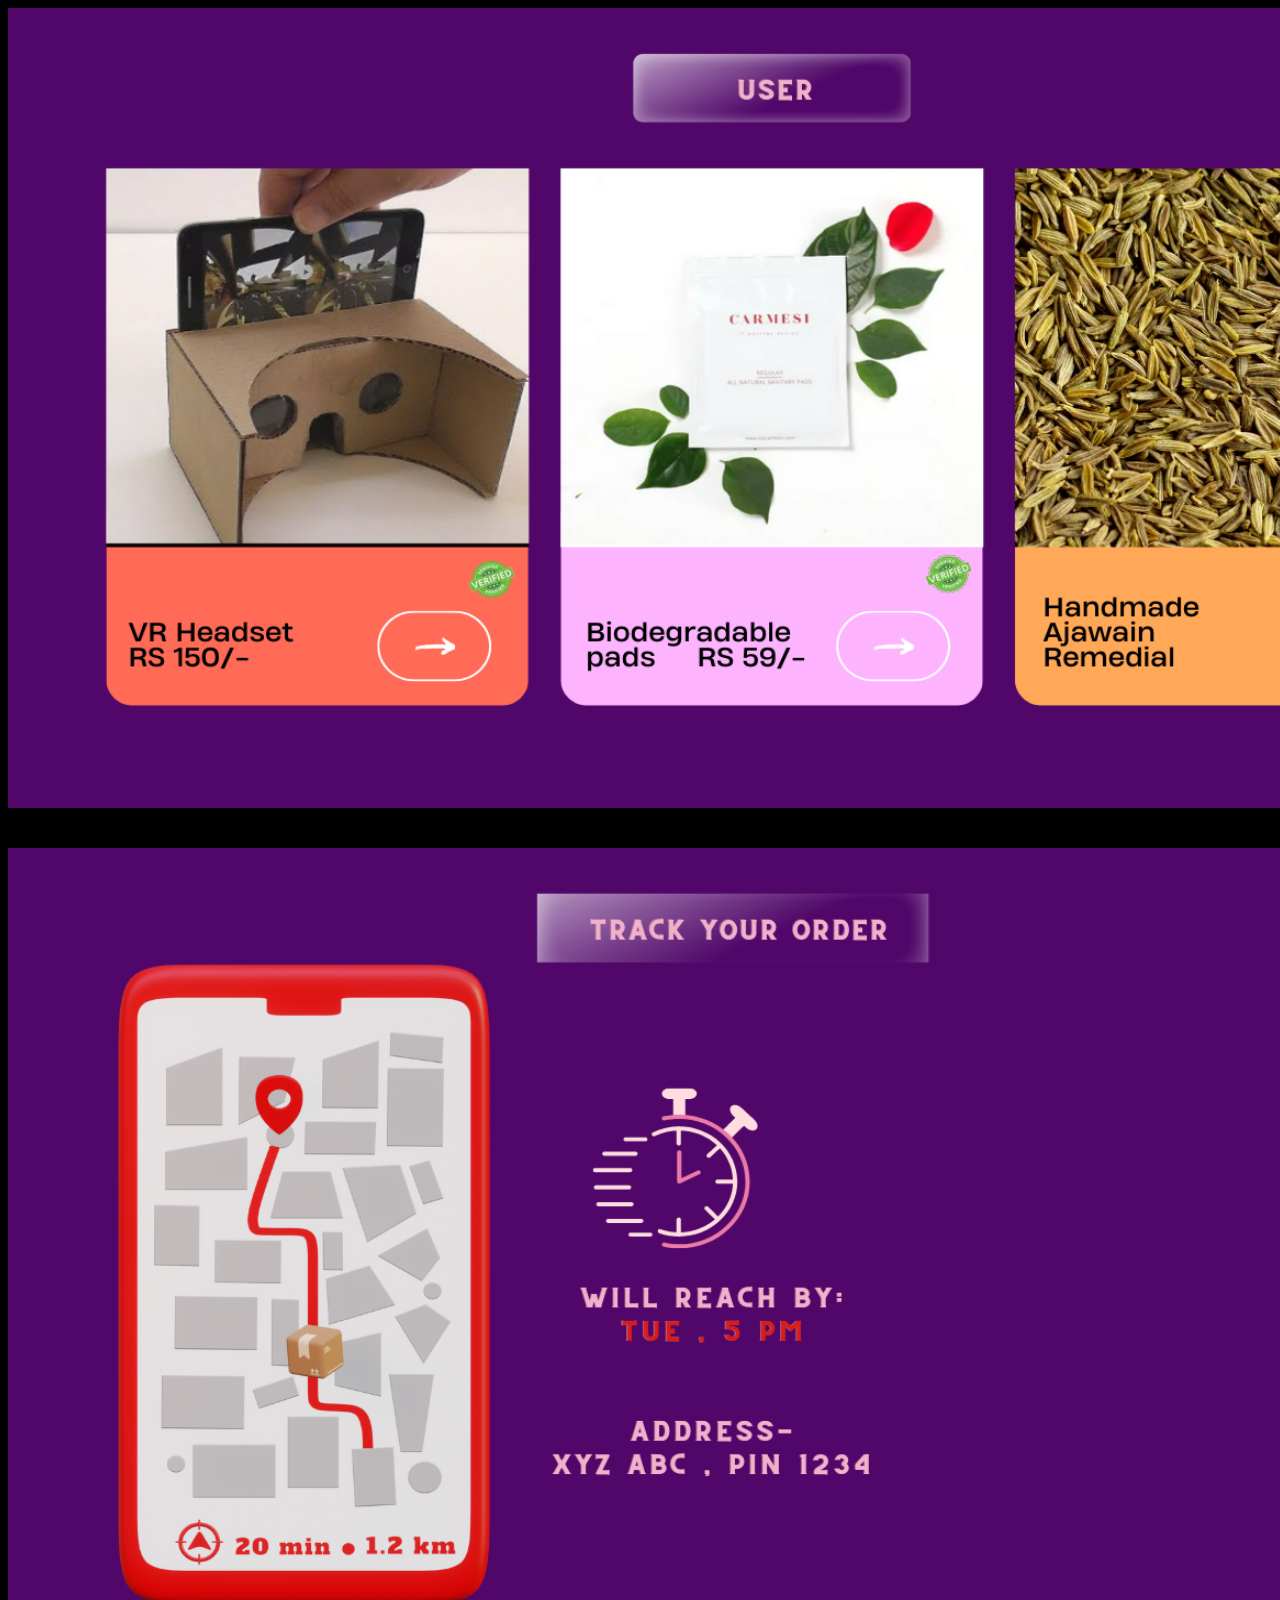
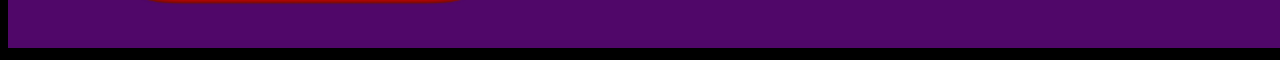
<file: img/user.html>
<!DOCTYPE html>
<html lang="en">
<head>
    <meta charset="UTF-8">
    <meta http-equiv="X-UA-Compatible" content="IE=edge">
    <meta name="viewport" content="width=device-width, initial-scale=1.0">
    <title>Document</title>
</head>
<div class="container">
    <img src="4.png" width="1500px" height="800px">
    <br><br><br>
    <img src="x4.png" width="1500px" height="800px" >
</div>
    <body>
        <style>
            body{
                /* height:200px;
            width:100%; */
           background-color: black;
            background-attachment: fixed;
  background-size: cover;
            background-image: no-repeat;
      
            }
            .container{
                /* height: 100px;
                width: 100px; */
                /* margin-left: 40px; */
            }
        </style>
</body>
</html>
</file>
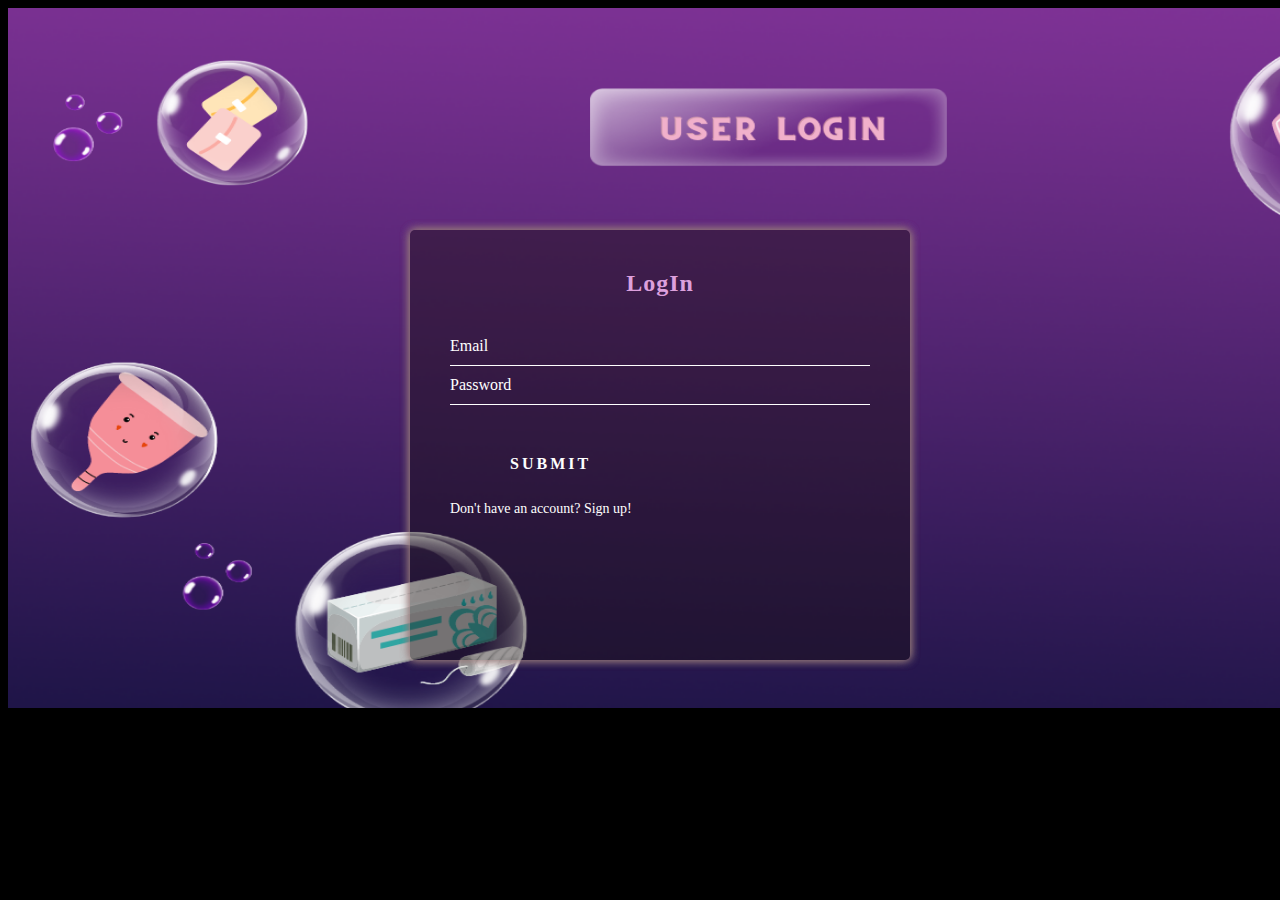
<file: img/userportal.html>
<!DOCTYPE html>
<html lang="en">
<head>
    <meta charset="UTF-8">
    <meta http-equiv="X-UA-Compatible" content="IE=edge">
    <meta name="viewport" content="width=device-width, initial-scale=1.0">
    <title>Document</title>
    <body>
      <img style="width:1500px" height="700px" src="x1.png">
	<div class="login-box">
  </div>
  <div class="login-box">
    <p>LogIn</p>
    <form>
      <div class="user-box">
        <input required="" name="" type="text">
        <label>Email</label>
      </div>
      <div class="user-box">
        <input required="" name="" type="password">
        <label>Password</label>
      </div>
      <a href="#">
        <span></span>
        <span></span>
        <span></span>
        <span></span>
       <a href="http://127.0.0.1:5500/img/user.html" target="_blank">Submit</a> 
      </a> 
    </form>
    <p>Don't have an account? <a href="" class="sign">Sign up!</a></p>
  </div>
        <style>
          * {
	box-sizing: border-box;
}
body {
	font-family: poppins;
	font-size: 16px;
	color: #fff;
    
}
.login-box {
	background-color:rgba(26, 18, 18, 0.247);
	margin: auto auto;
	padding: 40px;
	border-radius: 5px;
	box-shadow: 0 0 10px #967b7b;
	position: absolute;
  margin-top:130px ;
	top:100px;
	bottom: 0;
	left:40px;
	right: 0;
	width: 500px;
	height: 430px;
}


.login-box p:first-child {
  margin: 0 0 30px;
  padding: 0;
  color:plum;
  text-align: center;
  font-size: 1.5rem;
  font-weight: bold;
  letter-spacing: 1px;
}

.login-box .user-box {
  position: relative;
}

.login-box .user-box input {
  width: 100%;
  padding: 10px 0;
  font-size: 16px;
  color:#fff
  margin-bottom: 30px;
  border: none;
  border-bottom: 1px solid #fff;
  outline: none;
  background: transparent;
}

.login-box .user-box label {
  position: absolute;
  top: 0;
  left: 0;
  padding: 10px 0;
  font-size: 16px;
  color: #fff
  pointer-events: none;
  transition: .5s;
}

.login-box .user-box input:focus ~ label,
.login-box .user-box input:valid ~ label {
  top: -20px;
  left: 0;
  color:#fff;
  font-size: 12px;
}

.login-box form a {
  position: relative;
  display: inline-block;
  padding: 10px 20px;
  font-weight: bold;
  color: #fff;
  font-size: 16px;
  text-decoration: none;
  text-transform: uppercase;
  overflow: hidden;
  transition: .5s;
  margin-top: 40px;
  letter-spacing: 3px
}

.login-box a:hover {
  background:#9152aa;
  color: #272727;
  border-radius: 5px;
}

.login-box a span {
  position: absolute;
  display: block;
}


.login-box p:last-child {
  color:#fff;
  font-size: 14px;
}

.login-box a.sign{
  color:#fff;
  text-decoration: none;
}

.login-box a.sign:hover {
  background: transparent;
  color: rgb(255, 0, 234);
  border-radius: 5px;
}
body{
  background-color: black;
}
        </style>
  
    
</body>
</head>
</html>
</file>
<file: img/home.css>
.name{
    color:#fff;
    font-family:'Ubuntu',cursive;
   font-weight: bolder;
   font-size: xx-large;
   margin-top: 10px;
   margin-left:-300px;
}
*{
padding: 0;
margin: 0;
box-sizing: border-box;
}
.wrapper{
height: 70vmin;
width:150vmin;
}
body{
background-color:beige ;
}
.container{
padding-top:  10 80px;
margin-bottom: 20px;
margin-top: 130px;
width: 180vmin;
height:75vmin;
position: absolute;
transform: translate(-50%,-50%);
top: 44%;
left: 50%;
overflow: hidden;
border: 10px solid #ffffff;
border-radius: 8px;

box-shadow: 10px 25px 30px rgba(30,30,200,0.3);
}
.wrapper{
width: 100%;
display: flex;
animation: slide 16s infinite;
}
@keyframes slide{
0%{
 transform: translateX(0);
}
25%{
 transform: translateX(0);
}
30%{
 transform: translateX(-100%);
}
50%{
 transform: translateX(-100%);
}
55%{
 transform: translateX(-200%);
}
75%{
 transform: translateX(-200%);
}
80%{
 transform: translateX(-300%);
}
100%{
 transform: translateX(-200%);
}
}
img{
width: 100%;
}
 *{
     margin: 0;
     padding:0;
     font-family: "poppins", sans-serif;
     box-sizing: border-box;
 }
 .logo{
    margin: 10px;
     width: 200px;
     height:35px;
display: block;
height: auto;
max-width: 100%;

 }
 .header{
    height: 100vh;
    width: 100%;
    padding: 0 06%;
  
    background: black;
    position: flex;
    display:inline-block;
 }
 nav{
     display: flex;
     align-items: center;
     justify-content: space-between;
 }
 .nav-links{
     padding: 28px 0;
 }
 .nav-links li{
    font-size:large;
     display: inline-block;
     margin: 0 15px;

 }
 .nav-links li a{
     text-decoration: none;
     color: #fff;
     padding: 5px 10;
     position: relative;
 }
 .nav-links li a::after{
     content: '';
     background: #ff3d00;
     width: 0;
     height: 2px;
     position: absolute;
     bottom: 0;
     left: 0;
     transition: width 0.5s;
 }
 .nav-links li a:hover::after{
     width: 100%;
 }
 .btn, .tar, .btnvr, .btn3 {
    --glow-color: rgb(217, 176, 255);
    --glow-spread-color: rgba(191, 123, 255, 0.781);
    --enhanced-glow-color: rgb(231, 206, 255);
    --btn-color: rgb(100, 61, 136);
    border: .25em solid var(--glow-color);
    padding: 1em 3em;
    color: var(--glow-color);
    font-size: 15px;
    font-weight: bold;
    background-color: var(--btn-color);
    border-radius: 1em;
    outline: none;
    box-shadow: 0 0 1em .25em var(--glow-color),
           0 0 4em 1em var(--glow-spread-color),
           inset 0 0 .75em .25em var(--glow-color);
    text-shadow: 0 0 .5em var(--glow-color);
    position: relative;
    transition: all 0.3s;
   }
   .tar{
    margin-top: 20px;
    margin-left: 10px;
    position: inherit;

   }
   .btnvr{
    margin-top: 20px;
    margin-left: 10px;
    position: inherit;
   }
   .btn::after {
    pointer-events: none;
    content: "";
    position: absolute;
    top: 120%;
    left: 0;
    height: 100%;
    width: 100%;
    background-color: var(--glow-spread-color);
    filter: blur(2em);
    opacity: .7;
    transform: perspective(1.5em) rotateX(35deg) scale(1, .6);
   }
   
   .btn:hover {
    color: var(--btn-color);
    background-color: var(--glow-color);
    box-shadow: 0 0 1em .25em var(--glow-color),
           0 0 4em 2em var(--glow-spread-color),
           inset 0 0 .75em .25em var(--glow-color);
   }
   
   .btn:active {
    box-shadow: 0 0 0.6em .25em var(--glow-color),
           0 0 2.5em 2em var(--glow-spread-color),
           inset 0 0 .5em .25em var(--glow-color);
   }
.virtual{
    margin:15px;
}
</file>
<file: img/card.css>
body {
  background-color: #100e17;
  font-family: 'Open Sans', sans-serif;
}

.content {
  position: absolute;
  height: 100px;
  width: 1200px;
  top: 850px;
  left: calc(30% - 300px);
  display: flex;
}

.card {
  display: flex;
  height: 480px;
  width: 300px;
  background-color: #17141d;
  border-radius: 10px;
  box-shadow: -1rem 0 3rem #000;
/*   margin-left: -50px; */
  transition: 0.4s ease-out;
  position: relative;
  left: 0px;
}

.card:not(:first-child) {
    margin-left: -50px;
}

.card:hover {
  transform: translateY(-20px);
  transition: 0.4s ease-out;
}

.card:hover ~ .card {
  position: relative;
  left: 50px;
  transition: 0.4s ease-out;
}

.title {
  color: white;
  font-weight: 300;
  position: absolute;
  left: 20px;
  top: 15px;
}

.bar {
  position: absolute;
  top: 100px;
  left: 20px;
  height: 5px;
  width: 150px;
}

.emptybar {
  background-color: #2e3033;
  width: 100%;
  height: 100%;
}

.filledbar {
  position: absolute;
  top: 0px;
  z-index: 3;
  width: 0px;
  height: 100%;
  background: rgb(0,154,217);
  background: linear-gradient(90deg, rgba(0,154,217,1) 0%, rgba(217,147,0,1) 65%, rgba(255,186,0,1) 100%);
  transition: 0.6s ease-out;
}

.card:hover .filledbar {
  width: 120px;
  transition: 0.4s ease-out;
}

.circle {
  position: absolute;
  top: 150px;
  left: calc(50% - 60px);
}

.stroke {
  stroke: white;
  stroke-dasharray: 360;
  stroke-dashoffset: 360;
  transition: 0.6s ease-out;
}

svg {
  fill: #17141d;
  stroke-width: 2px;
}

.card:hover .stroke {
  stroke-dashoffset: 100;
  transition: 0.6s ease-out;
}
.aug{
  color: white;
 margin-top: 30px;
 margin-left: 40px;
 font-family: Impact, Haettenschweiler, 'Arial Narrow Bold', sans-serif;
}
.vir{
  color: white;
 margin-top: 550px;
 margin-left: 40px;
 font-family: Impact, Haettenschweiler, 'Arial Narrow Bold', sans-serif;
}
.pcod{
  color: white;
  margin-top: 20px;
  margin-left: 40px;
  font-family: Impact, Haettenschweiler, 'Arial Narrow Bold', sans-serif;
}
/* .treatment {
  position: absolute;
  height: 100px;
  width: 1200px;
  top: 850px;
  left: calc(30% - 300px);
  display: flex;
} */



body {
  background-color: #100e17;
  font-family: 'Open Sans', sans-serif;
}

.treatment {
  position: absolute;
  height: 900px;
  width: 1200px;
   margin-top: 40px;
  left: calc(48% - 550px);
  display: flex;
}

.step {
  display: flex;
  height: 480px;
  width: 1200px;
  background-color: #17141d;
  border-radius: 10px;
  box-shadow: -1rem 0 3rem #000;
/*   margin-left: -50px; */
  transition: 0.4s ease-out;
  position: relative;
  left: 0px;
}

.step:not(:first-child) {
    margin-left: -50px;
}

.step:hover {
  transform: translateY(-20px);
  transition: 0.4s ease-out;
}

.step:hover ~ .step {
  position: relative;
  left: 50px;
  transition: 0.4s ease-out;
}



.bar {
  position: absolute;
  top: 100px;
  left: 20px;
  height: 5px;
  width: 150px;
}

.emptybar {
  background-color: #2e3033;
  width: 100%;
  height: 100%;
}

.filledbar {
  position: absolute;
  top: 0px;
  z-index: 3;
  width: 0px;
  height: 100%;
  background: rgb(0,154,217);
  background: linear-gradient(90deg, rgba(0,154,217,1) 0%, rgba(217,147,0,1) 65%, rgba(255,186,0,1) 100%);
  transition: 0.6s ease-out;
}

.card:hover .filledbar {
  width: 120px;
  transition: 0.4s ease-out;
}

.circle {
  position: absolute;
  top: 150px;
  left: calc(50% - 60px);
}

.stroke {
  stroke: white;
  stroke-dasharray: 360;
  stroke-dashoffset: 360;
  transition: 0.6s ease-out;
}

svg {
  fill: #17141d;
  stroke-width: 2px;
}

.card:hover .stroke {
  stroke-dashoffset: 100;
  transition: 0.6s ease-out;
}
</file>
